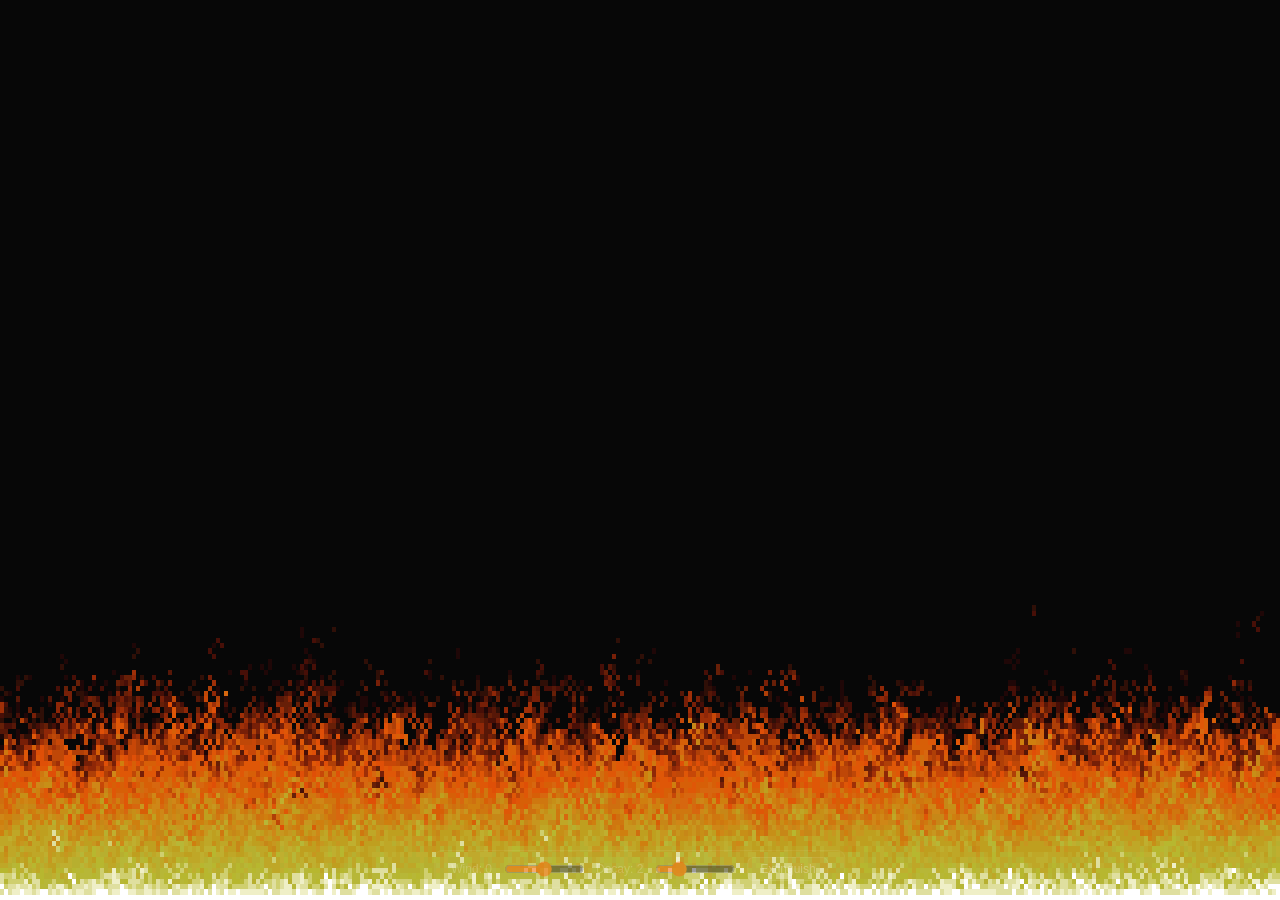
<file: examples/doomfire/ui/index.html>
<!doctype html>
<html lang="en">
<head>
  <meta charset="utf-8">
  <meta name="viewport" content="width=device-width, initial-scale=1">
  <title>Doom Fire</title>
  <link rel="stylesheet" href="app.css">
</head>
<body>
  <canvas id="fire"></canvas>
  <div id="hud">
    <span id="wind-label">Wind: 0</span>
    <input type="range" id="wind" min="-5" max="5" value="0">
    <span id="decay-label">Decay: 2</span>
    <input type="range" id="decay" min="1" max="5" value="2">
    <button id="toggle">Extinguish</button>
  </div>
  <script src="app.js"></script>
</body>
</html>
</file>
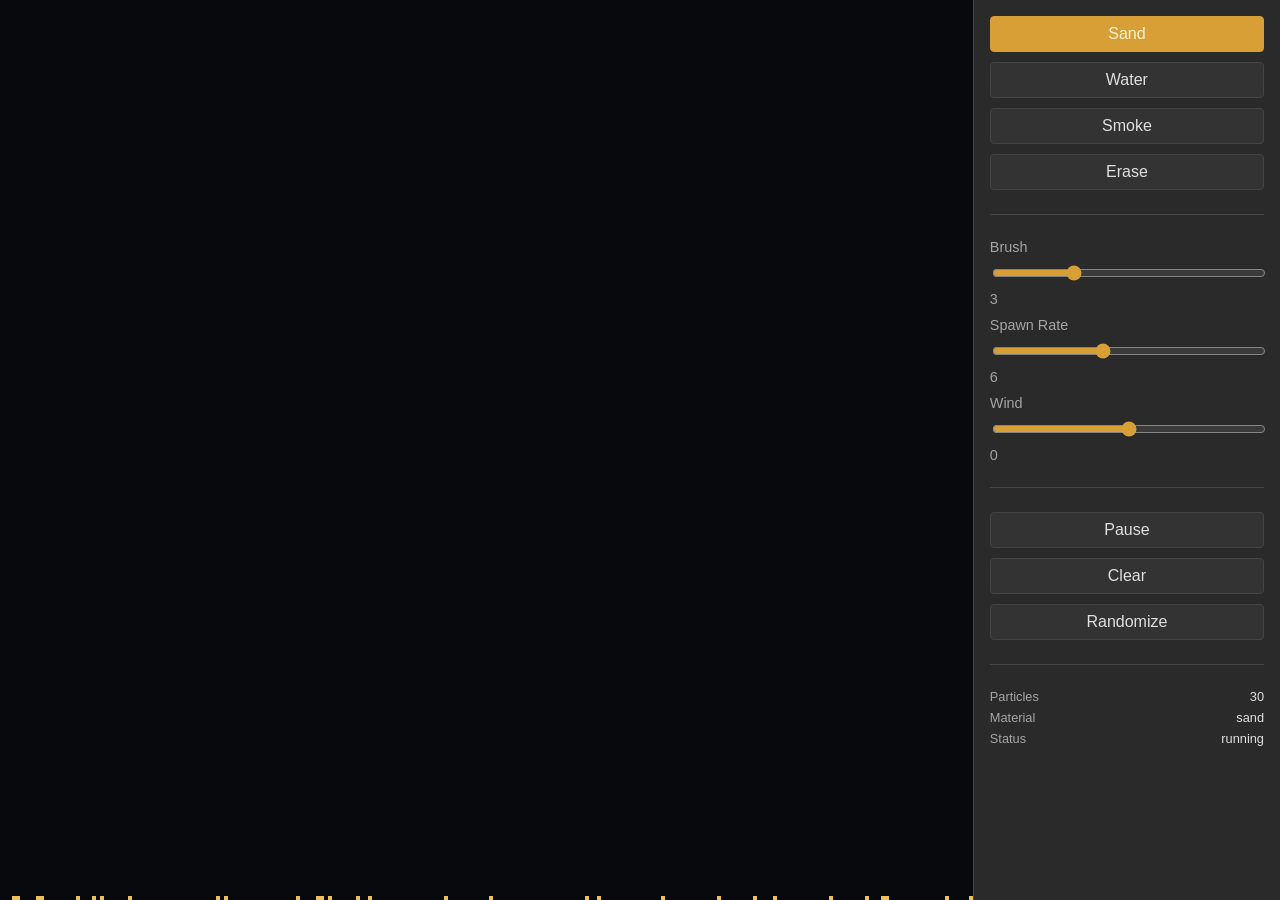
<file: examples/fallingsand/ui/index.html>
<!DOCTYPE html>
<html lang="en">
<head>
    <meta charset="UTF-8">
    <meta name="viewport" content="width=device-width, initial-scale=1.0">
    <title>Falling Sand Simulation</title>
    <link rel="stylesheet" href="app.css">
</head>
<body>
    <canvas id="simCanvas"></canvas>
    <aside id="hud">
        <div class="panel-section material-picker">
            <button type="button" class="tool active" data-material="sand">Sand</button>
            <button type="button" class="tool" data-material="water">Water</button>
            <button type="button" class="tool" data-material="smoke">Smoke</button>
            <button type="button" class="tool eraser" data-material="empty">Erase</button>
        </div>

        <div class="panel-section sliders">
            <label>
                Brush
                <input id="brushSize" type="range" min="1" max="8" value="3">
                <span id="brushValue">3</span>
            </label>
            <label>
                Spawn Rate
                <input id="spawnRate" type="range" min="2" max="12" value="6">
                <span id="spawnValue">6</span>
            </label>
            <label>
                Wind
                <input id="wind" type="range" min="-2" max="2" step="1" value="0">
                <span id="windValue">0</span>
            </label>
        </div>

        <div class="panel-section actions">
            <button id="pauseBtn" type="button">Pause</button>
            <button id="clearBtn" type="button">Clear</button>
            <button id="randomBtn" type="button">Randomize</button>
        </div>

        <div class="panel-section stats">
            <p>Particles <span id="particleCount">0</span></p>
            <p>Material <span id="activeMaterial">sand</span></p>
            <p>Status <span id="simStatus">running</span></p>
        </div>
    </aside>

    <script src="app.js"></script>
</body>
</html>
</file>
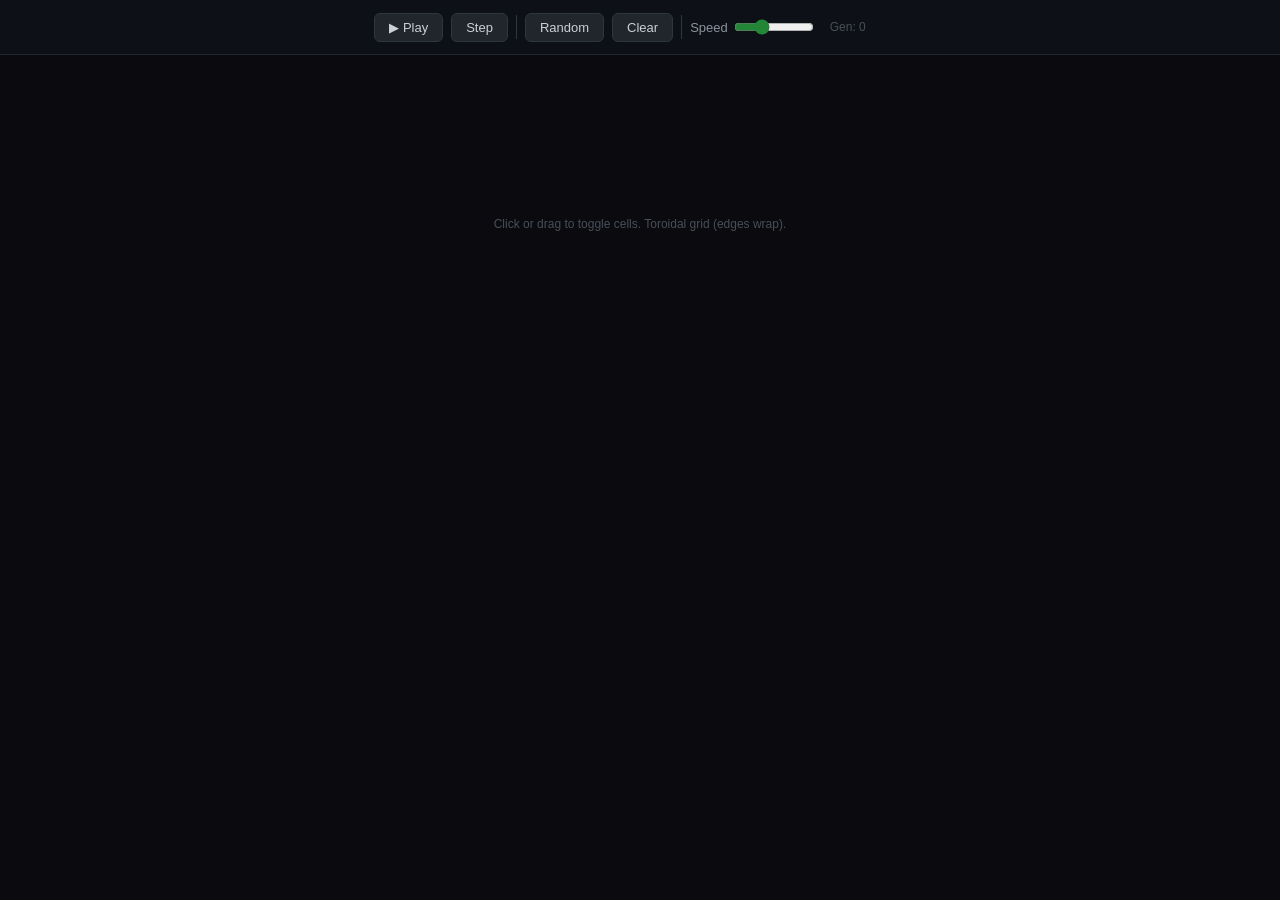
<file: examples/gameoflife/ui/index.html>
<!doctype html>
<html lang="en">
<head>
  <meta charset="utf-8">
  <meta name="viewport" content="width=device-width, initial-scale=1">
  <title>Game of Life</title>
  <link rel="stylesheet" href="app.css">
</head>
<body>
  <div class="toolbar">
    <button id="btnPlay">&#9654; Play</button>
    <button id="btnStep">Step</button>
    <div class="sep"></div>
    <button id="btnRandom">Random</button>
    <button id="btnClear">Clear</button>
    <div class="sep"></div>
    <label>Speed
      <input type="range" id="speed" min="1" max="30" value="10">
    </label>
    <span id="genCount" class="info">Gen: 0</span>
  </div>
  <canvas id="grid"></canvas>
  <p class="info">Click or drag to toggle cells. Toroidal grid (edges wrap).</p>
  <script src="app.js"></script>
</body>
</html>
</file>
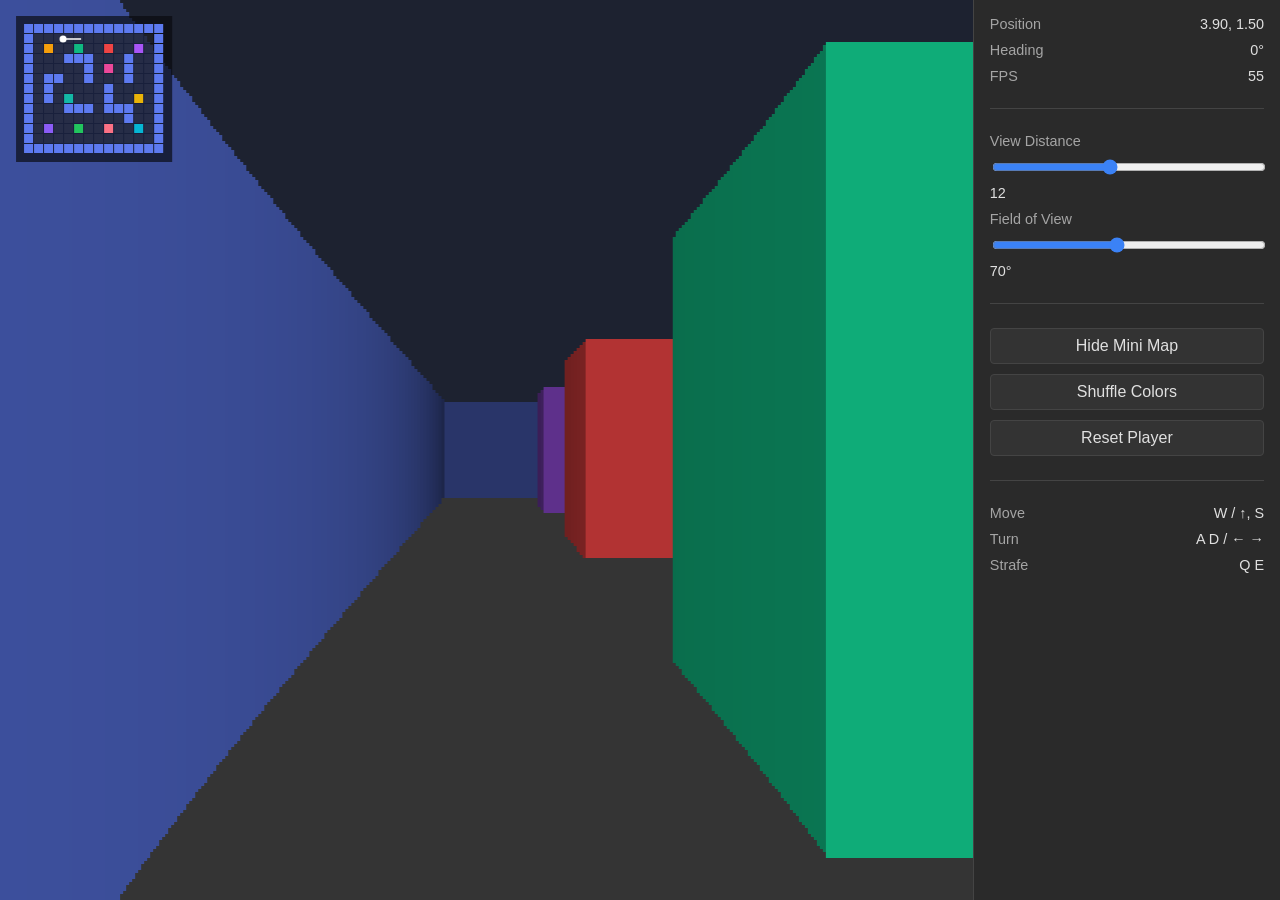
<file: examples/raycasting/ui/index.html>
<!DOCTYPE html>
<html lang="en">
<head>
    <meta charset="UTF-8">
    <meta name="viewport" content="width=device-width, initial-scale=1.0">
    <title>Ray Casting Engine</title>
    <link rel="stylesheet" href="app.css">
</head>
<body>
    <canvas id="viewCanvas"></canvas>
    <aside id="hud">
        <div class="panel-section stats">
            <p>Position <span id="positionValue">0.00, 0.00</span></p>
            <p>Heading <span id="headingValue">0°</span></p>
            <p>FPS <span id="fpsValue">0</span></p>
        </div>

        <div class="panel-section controls">
            <label>
                View Distance
                <input id="distanceRange" type="range" min="6" max="20" value="12">
                <span id="distanceValue">12</span>
            </label>
            <label>
                Field of View
                <input id="fovRange" type="range" min="45" max="100" value="70">
                <span id="fovValue">70°</span>
            </label>
        </div>

        <div class="panel-section actions">
            <button id="toggleMapBtn" type="button">Hide Mini Map</button>
            <button id="shuffleBtn" type="button">Shuffle Colors</button>
            <button id="resetBtn" type="button">Reset Player</button>
        </div>

        <div class="panel-section help">
            <p>Move <span>W / ↑, S</span></p>
            <p>Turn <span>A D / ← →</span></p>
            <p>Strafe <span>Q E</span></p>
        </div>
    </aside>

    <script src="app.js"></script>
</body>
</html>
</file>
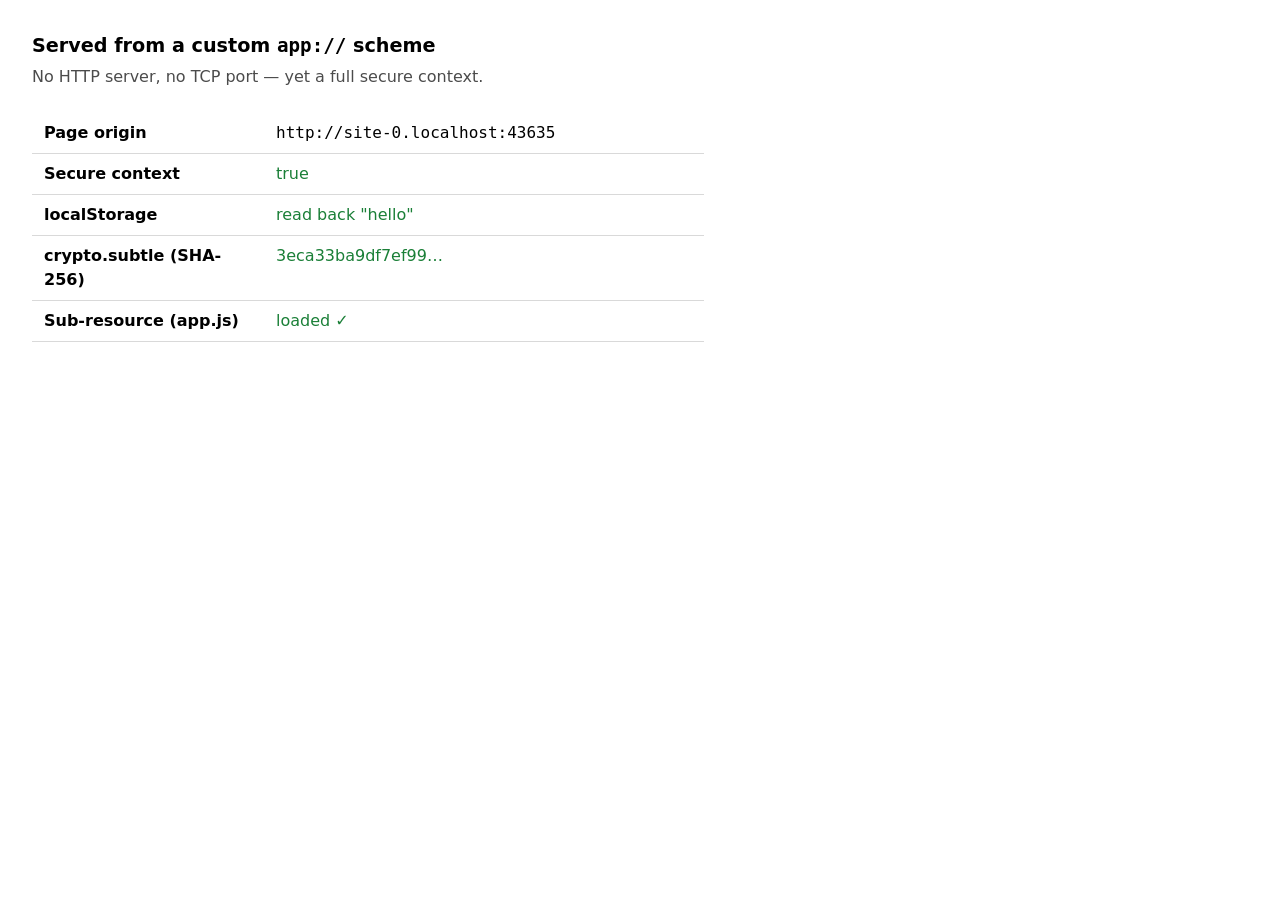
<file: examples/scheme/ui/index.html>
<!doctype html>
<html lang="en">
<head>
  <meta charset="utf-8">
  <meta name="viewport" content="width=device-width, initial-scale=1">
  <title>Glaze custom scheme</title>
  <style>
    :root { color-scheme: light dark; font-family: system-ui, -apple-system, sans-serif; }
    body { margin: 0; padding: 2rem; line-height: 1.5; }
    h1 { font-size: 1.2rem; margin: 0 0 0.25rem; }
    p.lede { margin: 0 0 1.5rem; opacity: 0.7; }
    table { border-collapse: collapse; width: 100%; max-width: 42rem; }
    th, td { text-align: left; padding: 0.5rem 0.75rem; border-bottom: 1px solid rgba(128,128,128,0.3); vertical-align: top; }
    th { width: 13rem; font-weight: 600; }
    code { font-family: ui-monospace, SFMono-Regular, Menlo, monospace; }
    .ok { color: #1a7f37; } .bad { color: #cf222e; }
    @media (prefers-color-scheme: dark) { .ok { color: #3fb950; } .bad { color: #f85149; } }
  </style>
</head>
<body>
  <h1>Served from a custom <code>app://</code> scheme</h1>
  <p class="lede">No HTTP server, no TCP port &mdash; yet a full secure context.</p>
  <table>
    <tr><th>Page origin</th><td><code id="origin">&hellip;</code></td></tr>
    <tr><th>Secure context</th><td id="secure">&hellip;</td></tr>
    <tr><th>localStorage</th><td id="storage">&hellip;</td></tr>
    <tr><th>crypto.subtle (SHA-256)</th><td id="crypto">&hellip;</td></tr>
    <tr><th>Sub-resource (app.js)</th><td id="subresource" class="bad">did not load</td></tr>
  </table>
  <!-- Loaded from the same app:// origin, exercising relative asset serving. -->
  <script src="app.js"></script>
</body>
</html>
</file>
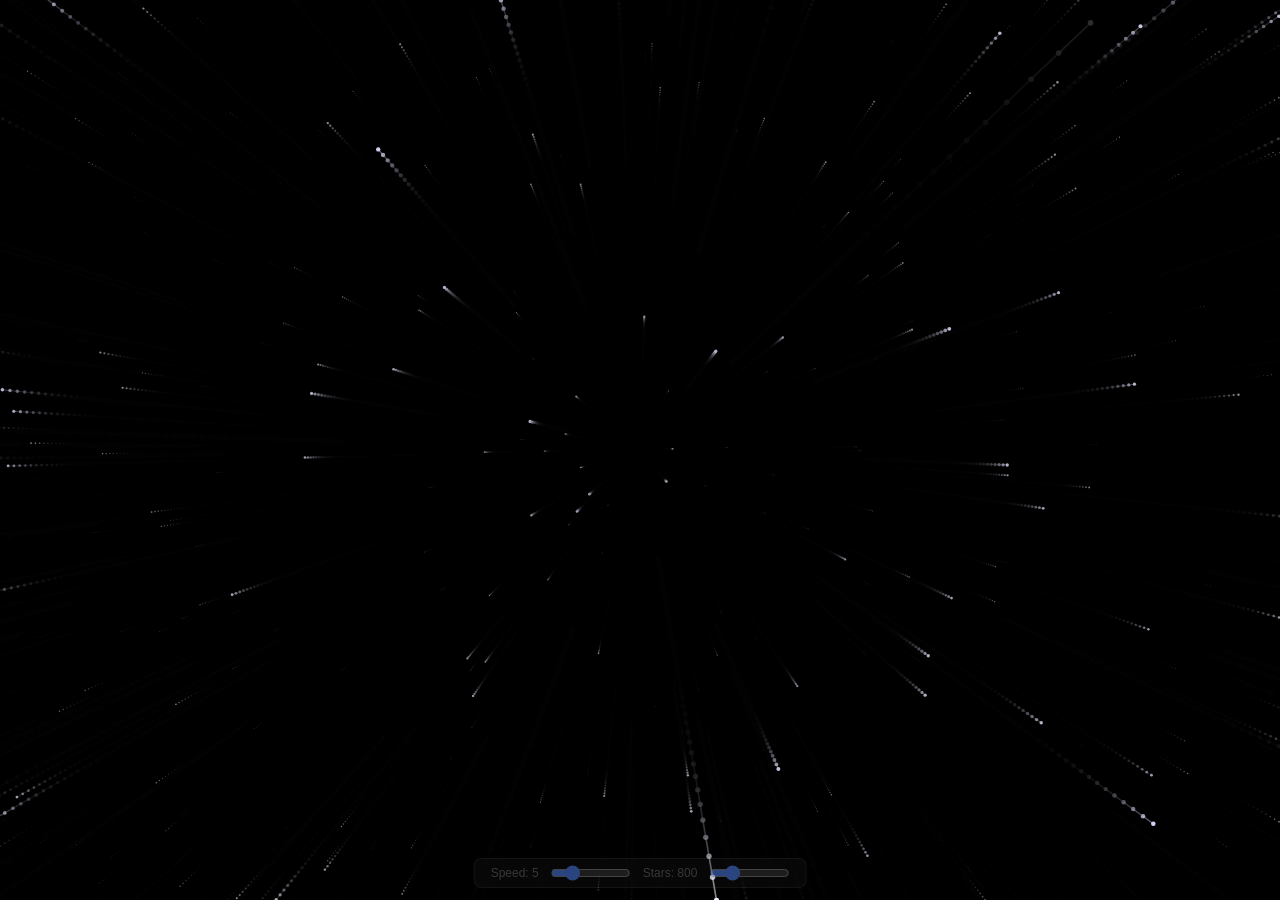
<file: examples/starfield/ui/index.html>
<!doctype html>
<html lang="en">
<head>
  <meta charset="utf-8">
  <meta name="viewport" content="width=device-width, initial-scale=1">
  <title>Starfield</title>
  <link rel="stylesheet" href="app.css">
</head>
<body>
  <canvas id="space"></canvas>
  <div id="hud">
    <span id="speed-label">Speed: 5</span>
    <input type="range" id="speed" min="1" max="20" value="5">
    <span id="stars-label">Stars: 800</span>
    <input type="range" id="stars" min="100" max="3000" step="100" value="800">
  </div>
  <script src="app.js"></script>
</body>
</html>
</file>
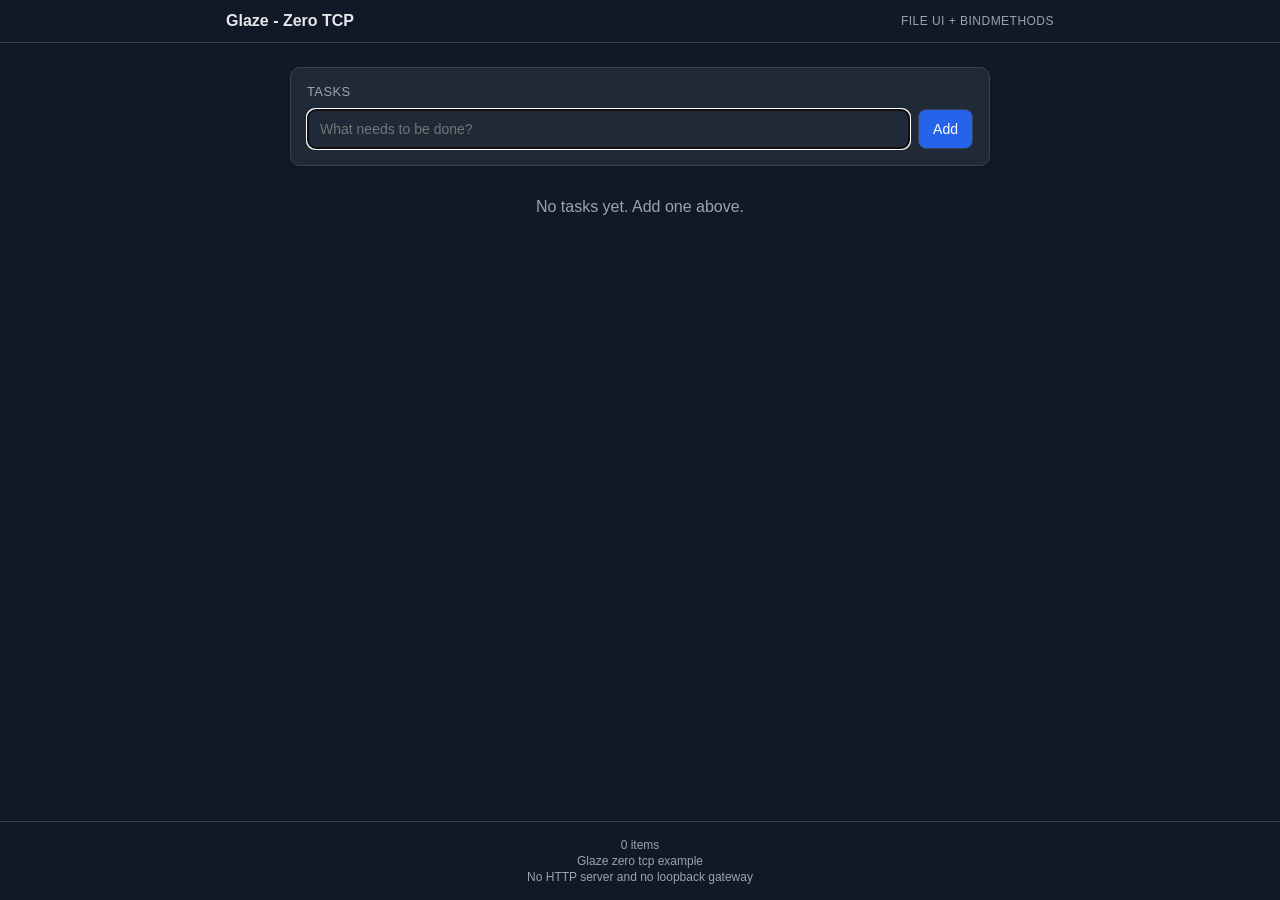
<file: examples/zero_tcp/ui/index.html>
<!doctype html>
<html lang="en">
<head>
  <meta charset="utf-8">
  <meta name="viewport" content="width=device-width, initial-scale=1">
  <title>Glaze Zero TCP Example</title>
  <link rel="stylesheet" href="app.css">
</head>
<body>
  <nav class="navbar border-bottom">
    <div class="container nav-content">
      <span class="navbar-brand">Glaze - Zero TCP</span>
      <span class="navbar-text">file ui + bindmethods</span>
    </div>
  </nav>

  <main class="container page">
    <div class="row">
      <div class="col">
        <div class="card mb-4">
          <div class="card-body">
            <p class="section-title">Tasks</p>
            <div class="input-group">
              <input id="taskInput" type="text" placeholder="What needs to be done?" autofocus>
              <button id="addBtn" class="btn btn-primary" type="button">Add</button>
            </div>
          </div>
        </div>

        <div id="empty" class="text-center text-muted py-4">No tasks yet. Add one above.</div>
        <ul id="taskList" class="list-group"></ul>
      </div>
    </div>
  </main>

  <footer class="border-top footer text-center text-muted">
    <div class="container">
      <p id="count" class="small">0 items</p>
      <p class="small">Glaze zero tcp example</p>
      <p class="small">No HTTP server and no loopback gateway</p>
    </div>
  </footer>

  <script defer src="app.js"></script>
</body>
</html>
</file>
<file: examples/doomfire/ui/app.css>
* {
    box-sizing: border-box;
    margin: 0;
    padding: 0;
}

body {
    background: #000;
    overflow: hidden;
}

canvas {
    display: block;
    width: 100vw;
    height: 100vh;
    image-rendering: pixelated;
}

#hud {
    position: fixed;
    bottom: 12px;
    left: 50%;
    transform: translateX(-50%);
    display: flex;
    gap: 12px;
    align-items: center;
    background: rgba(255, 255, 255, 0.06);
    border: 1px solid rgba(255, 255, 255, 0.1);
    border-radius: 8px;
    padding: 6px 16px;
    font-family: -apple-system, BlinkMacSystemFont, "Segoe UI", Roboto, sans-serif;
    font-size: 12px;
    color: rgba(255, 255, 255, 0.4);
    pointer-events: auto;
    opacity: 0.5;
    transition: opacity 0.3s;
}

#hud:hover {
    opacity: 1;
}

#hud input[type="range"] {
    width: 80px;
    accent-color: #ff6611;
}

#hud button {
    padding: 4px 12px;
    border: 1px solid rgba(255, 255, 255, 0.15);
    border-radius: 6px;
    background: rgba(255, 255, 255, 0.08);
    color: rgba(255, 255, 255, 0.6);
    cursor: pointer;
    font-size: 12px;
    transition: background 0.15s;
}

#hud button:hover {
    background: rgba(255, 255, 255, 0.15);
}
</file>
<file: examples/fallingsand/ui/app.css>
:root {
    --bg: #1a1a1a;
    --panel: #2a2a2a;
    --panel-border: #444;
    --text: #e0e0e0;
    --muted: #a5a5a5;
    --accent: #d89f37;
    --water: #53a6ff;
    --smoke: #c8d0dd;
}

*,
*::before,
*::after {
    box-sizing: border-box;
}

html,
body {
    margin: 0;
    width: 100%;
    height: 100%;
}

body {
    background: var(--bg);
    overflow: hidden;
    font-family: -apple-system, BlinkMacSystemFont, "Segoe UI", Roboto, sans-serif;
    color: var(--text);
}

#simCanvas {
    display: block;
    width: calc(100vw - clamp(280px, 24vw, 360px));
    height: 100vh;
    image-rendering: pixelated;
    cursor: crosshair;
}

#hud {
    position: fixed;
    top: 0;
    right: 0;
    width: clamp(280px, 24vw, 360px);
    height: 100vh;
    max-height: none;
    overflow-y: auto;
    overflow-x: hidden;
    display: flex;
    flex-direction: column;
    gap: 1.5rem;
    padding: 1rem;
    border-left: 1px solid var(--panel-border);
    background: var(--panel);
}

.panel-section {
    display: flex;
    flex-wrap: wrap;
    gap: 10px;
    border-bottom: 1px solid var(--panel-border);
    padding-bottom: 1.5rem;
}

.panel-section:last-child {
    border-bottom: none;
    padding-bottom: 0;
}

.tool,
.actions button {
    width: 100%;
    max-width: 100%;
    border: 1px solid var(--panel-border);
    border-radius: 4px;
    background: #333;
    color: var(--text);
    padding: 0.5rem;
    font-size: 1rem;
    cursor: pointer;
}

.tool.active {
    background: var(--accent);
    border-color: var(--accent);
    color: #fff2d4;
}

.tool[data-material="water"].active {
    background: #2f77c8;
    border-color: #2f77c8;
    color: #e7f3ff;
}

.tool[data-material="smoke"].active {
    background: #6d7785;
    border-color: #6d7785;
    color: #f5f8fd;
}

.eraser.active {
    background: #5c5c5c;
    border-color: #5c5c5c;
}

.sliders {
    flex-direction: column;
}

.sliders label {
    display: grid;
    grid-template-columns: 1fr auto;
    gap: 8px 12px;
    align-items: center;
    font-size: 0.9rem;
    color: var(--muted);
}

.sliders input[type="range"] {
    grid-column: 1 / -1;
    width: 100%;
    max-width: 100%;
    accent-color: var(--accent);
}

.actions {
    flex-direction: column;
}

.stats {
    flex-direction: column;
    gap: 6px;
    color: var(--muted);
    font-size: 0.8rem;
}

.stats p {
    margin: 0;
    display: flex;
    justify-content: space-between;
    gap: 12px;
}

.stats span {
    color: var(--text);
    font-variant-numeric: tabular-nums;
}

@media (max-width: 760px) {
    #simCanvas {
        width: 100vw;
        height: 100vh;
    }

    #hud {
        left: 0;
        right: 0;
        top: 0;
        width: 100vw;
        height: auto;
        max-height: 42vh;
        border-left: none;
        border-bottom: 1px solid var(--panel-border);
    }
}
</file>
<file: examples/gameoflife/ui/app.css>
* {
    box-sizing: border-box;
    margin: 0;
    padding: 0;
}

body {
    font-family: -apple-system, BlinkMacSystemFont, "Segoe UI", Roboto, sans-serif;
    background: #0a0a0f;
    color: #c9d1d9;
    display: flex;
    flex-direction: column;
    align-items: center;
    min-height: 100vh;
}

.toolbar {
    display: flex;
    gap: 8px;
    padding: 12px 16px;
    flex-wrap: wrap;
    justify-content: center;
    align-items: center;
    border-bottom: 1px solid #21262d;
    width: 100%;
    background: #0d1117;
}

.toolbar button {
    padding: 6px 14px;
    border: 1px solid #30363d;
    border-radius: 6px;
    background: #21262d;
    color: #c9d1d9;
    cursor: pointer;
    font-size: 13px;
    font-weight: 500;
    transition: background 0.15s;
}

.toolbar button:hover {
    background: #30363d;
}

.toolbar button.active {
    background: #238636;
    border-color: #2ea043;
    color: #fff;
}

.toolbar .sep {
    width: 1px;
    height: 24px;
    background: #30363d;
}

.toolbar label {
    font-size: 13px;
    color: #8b949e;
    display: flex;
    align-items: center;
    gap: 6px;
}

.toolbar input[type="range"] {
    width: 80px;
    accent-color: #238636;
}

.info {
    font-size: 12px;
    color: #484f58;
    padding: 8px;
    font-variant-numeric: tabular-nums;
    min-width: 7em;
}

canvas {
    cursor: crosshair;
    display: block;
    margin-top: 4px;
    image-rendering: pixelated;
}
</file>
<file: examples/raycasting/ui/app.css>
:root {
    --bg: #1a1a1a;
    --panel: #2a2a2a;
    --panel-border: #444;
    --text: #e0e0e0;
    --muted: #a5a5a5;
    --accent: #3b82f6;
    --floor: #343434;
    --ceiling: #1d2230;
}

*,
*::before,
*::after {
    box-sizing: border-box;
}

html,
body {
    margin: 0;
    width: 100%;
    height: 100%;
}

body {
    background: var(--bg);
    overflow: hidden;
    font-family: -apple-system, BlinkMacSystemFont, "Segoe UI", Roboto, sans-serif;
    color: var(--text);
}

#viewCanvas {
    display: block;
    width: calc(100vw - clamp(280px, 24vw, 360px));
    height: 100vh;
    background: #000;
    image-rendering: auto;
}

#hud {
    position: fixed;
    top: 0;
    right: 0;
    z-index: 10;
    width: clamp(280px, 24vw, 360px);
    height: 100vh;
    overflow-y: auto;
    overflow-x: hidden;
    display: flex;
    flex-direction: column;
    gap: 1.5rem;
    padding: 1rem;
    border-left: 1px solid var(--panel-border);
    background: var(--panel);
    pointer-events: auto;
}

.panel-section {
    display: flex;
    flex-direction: column;
    gap: 10px;
    border-bottom: 1px solid var(--panel-border);
    padding-bottom: 1.5rem;
}

.panel-section:last-child {
    border-bottom: none;
    padding-bottom: 0;
}

.controls label,
.stats p,
.help p {
    margin: 0;
    display: grid;
    grid-template-columns: 1fr auto;
    gap: 8px 12px;
    align-items: center;
    color: var(--muted);
    font-size: 0.9rem;
}

.controls input[type="range"] {
    grid-column: 1 / -1;
    width: 100%;
    max-width: 100%;
    accent-color: var(--accent);
}

.stats span,
.help span,
.controls span {
    color: var(--text);
    font-variant-numeric: tabular-nums;
}

.actions button {
    width: 100%;
    border: 1px solid var(--panel-border);
    border-radius: 4px;
    background: #333;
    color: var(--text);
    padding: 0.5rem;
    font-size: 1rem;
    cursor: pointer;
    touch-action: manipulation;
}

.actions button:hover {
    background: #3b3b3b;
}

@media (max-width: 760px) {
    #viewCanvas {
        width: 100vw;
        height: 100vh;
    }

    #hud {
        left: 0;
        right: 0;
        top: 0;
        width: 100vw;
        height: auto;
        max-height: 42vh;
        border-left: none;
        border-bottom: 1px solid var(--panel-border);
    }
}
</file>
<file: examples/starfield/ui/app.css>
* {
    box-sizing: border-box;
    margin: 0;
    padding: 0;
}

body {
    background: #000;
    overflow: hidden;
    cursor: none;
}

canvas {
    display: block;
    width: 100vw;
    height: 100vh;
}

#hud {
    position: fixed;
    bottom: 12px;
    left: 50%;
    transform: translateX(-50%);
    display: flex;
    gap: 12px;
    align-items: center;
    background: rgba(255, 255, 255, 0.06);
    border: 1px solid rgba(255, 255, 255, 0.1);
    border-radius: 8px;
    padding: 6px 16px;
    font-family: -apple-system, BlinkMacSystemFont, "Segoe UI", Roboto, sans-serif;
    font-size: 12px;
    color: rgba(255, 255, 255, 0.4);
    pointer-events: auto;
    opacity: 0.5;
    transition: opacity 0.3s;
}

#hud:hover {
    opacity: 1;
}

#hud input[type="range"] {
    width: 80px;
    accent-color: #5588ff;
}
</file>
<file: examples/zero_tcp/ui/app.css>
* {
  box-sizing: border-box;
}

html,
body {
  width: 100%;
  overflow-x: hidden;
}

body {
  margin: 0;
  font-family: -apple-system, BlinkMacSystemFont, "Segoe UI", Roboto, sans-serif;
  background: #111827;
  color: #e5e7eb;
  min-height: 100vh;
  display: flex;
  flex-direction: column;
}

.container {
  width: min(100%, 860px);
  margin: 0 auto;
  padding: 0 16px;
}

.border-bottom {
  border-bottom: 1px solid #374151;
}

.border-top {
  border-top: 1px solid #374151;
}

.navbar {
  padding: 12px 0;
}

.nav-content {
  display: flex;
  justify-content: space-between;
  align-items: center;
  gap: 16px;
  flex-wrap: wrap;
}

.navbar-brand {
  font-weight: 700;
  color: #e5e7eb;
}

.navbar-text {
  color: #9ca3af;
  font-size: 12px;
  text-transform: uppercase;
  letter-spacing: 0.04em;
  overflow-wrap: anywhere;
  text-align: right;
}

.page {
  flex: 1;
  padding-top: 24px;
}

.row {
  display: flex;
  justify-content: center;
}

.col {
  width: min(100%, 700px);
}

.card {
  background: #1f2937;
  border: 1px solid #374151;
  border-radius: 10px;
}

.card-body {
  padding: 16px;
}

.section-title {
  margin: 0 0 10px 0;
  font-size: 13px;
  color: #9ca3af;
  text-transform: uppercase;
  letter-spacing: 0.03em;
}

.mb-4 {
  margin-bottom: 16px;
}

.input-group {
  display: flex;
  gap: 8px;
  flex-wrap: wrap;
}

input {
  flex: 1;
  min-width: 0;
  border: 1px solid #374151;
  border-radius: 8px;
  background: #1f2937;
  color: #e5e7eb;
  padding: 11px 12px;
  font-size: 14px;
}

.btn {
  border: 1px solid #374151;
  border-radius: 8px;
  padding: 10px 14px;
  font-size: 14px;
  cursor: pointer;
}

.btn-primary {
  background: #2563eb;
  color: #ffffff;
}

.btn-outline-secondary {
  background: transparent;
  color: #d1d5db;
}

.btn-outline-danger {
  background: transparent;
  color: #fca5a5;
  border-color: #7f1d1d;
}

.btn-success {
  background: #15803d;
  color: #ffffff;
  border-color: #166534;
}

.list-group {
  list-style: none;
  margin: 0;
  padding: 0;
  display: grid;
  gap: 8px;
}

.list-group-item {
  display: flex;
  align-items: center;
  justify-content: space-between;
  padding: 10px 12px;
  border-radius: 8px;
  background: #1f2937;
  border: 1px solid #374151;
  gap: 12px;
}

.left {
  display: flex;
  align-items: center;
  gap: 10px;
  min-width: 0;
}

.text {
  overflow-wrap: anywhere;
  word-break: break-word;
  white-space: normal;
}

.done .text,
.text-decoration-line-through {
  color: #9ca3af;
  text-decoration: line-through;
}

.actions {
  display: flex;
  gap: 8px;
  flex-shrink: 0;
}

.text-center {
  text-align: center;
}

.text-muted {
  color: #9ca3af;
}

.small {
  font-size: 12px;
}

.py-4 {
  padding: 16px 2px;
}

.footer {
  padding: 14px 0;
}

.footer p {
  margin: 2px 0;
}

@media (max-width: 560px) {
  .navbar-text {
    text-align: left;
  }

  .input-group input,
  .input-group .btn {
    width: 100%;
    flex: 1 0 100%;
  }

  .list-group-item {
    flex-wrap: wrap;
    align-items: flex-start;
  }

  .left {
    width: 100%;
  }

  .actions {
    width: 100%;
  }

  .actions .btn {
    flex: 1;
  }
}
</file>
